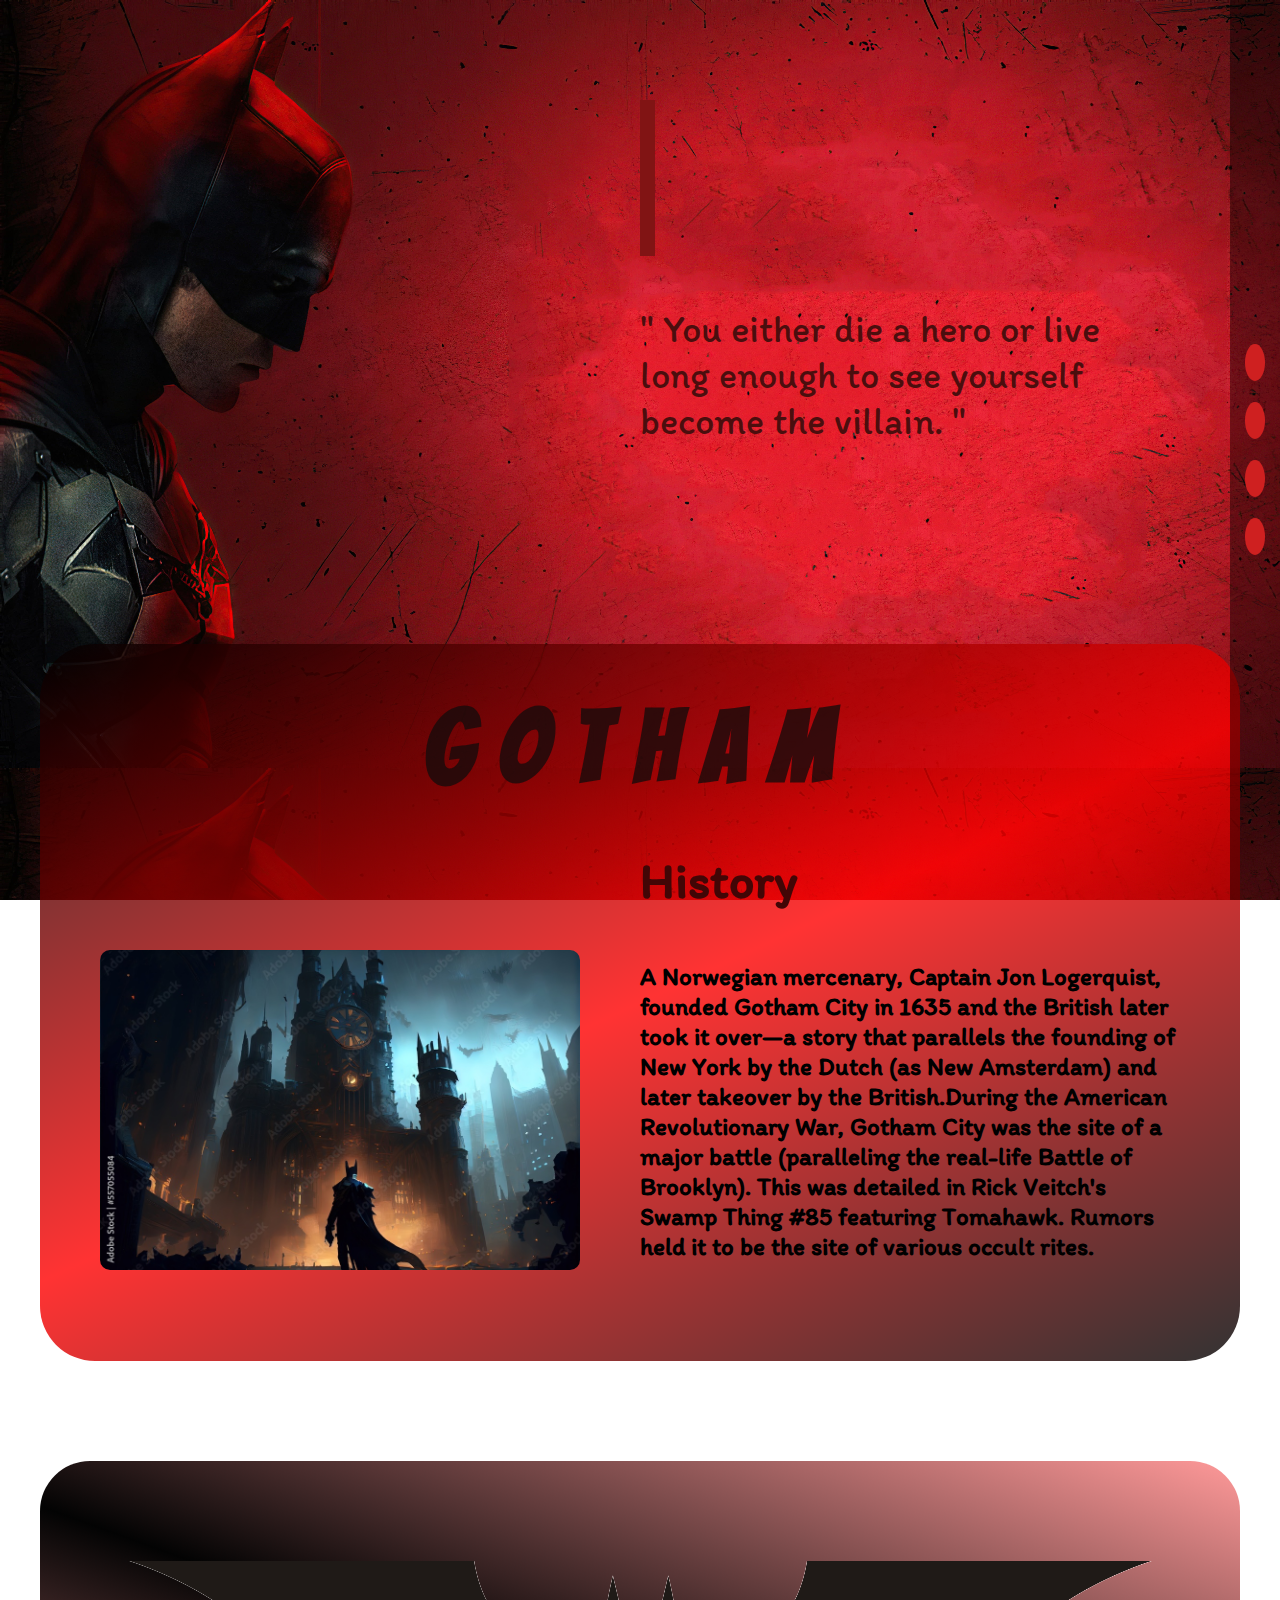
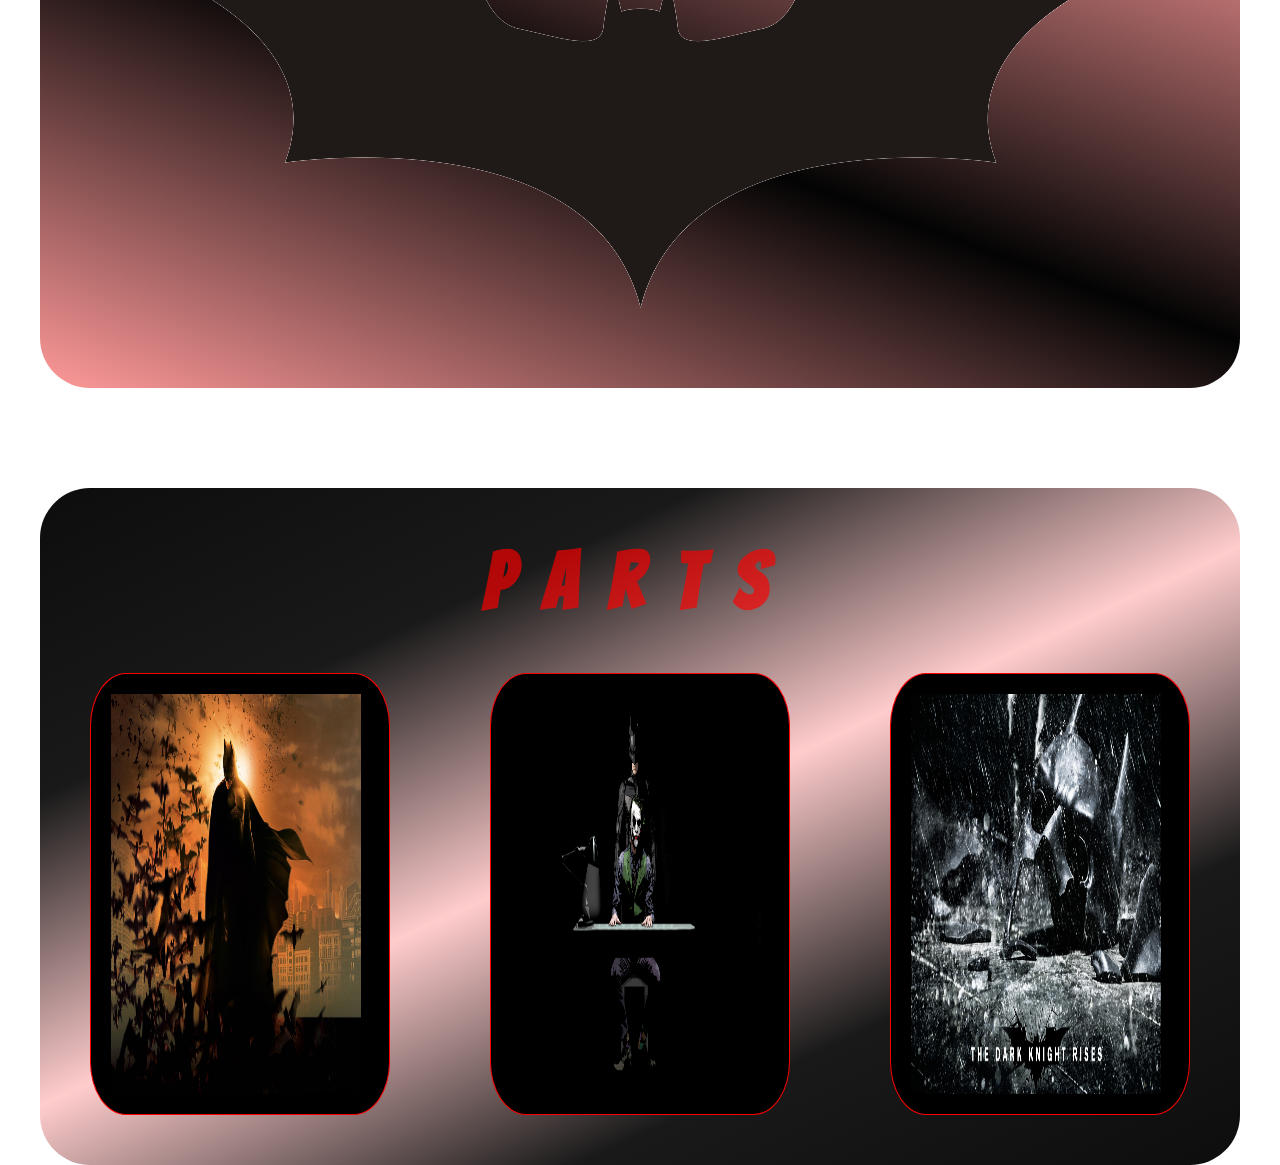
<file: Batman/index.html>
<!DOCTYPE html>
<html lang="en">

<head>
    <meta charset="UTF-8">
    <meta http-equiv="X-UA-Compatible" content="IE=edge">
    <meta name="viewport" content="width=device-width, initial-scale=1.0">
    <link rel="stylesheet" href="css/style.css">
    <link rel="stylesheet" href="https://cdnjs.cloudflare.com/ajax/libs/font-awesome/6.2.1/css/all.min.css"
        integrity="sha512-MV7K8+y+gLIBoVD59lQIYicR65iaqukzvf/nwasF0nqhPay5w/9lJmVM2hMDcnK1OnMGCdVK+iQrJ7lzPJQd1w=="
        crossorigin="anonymous" referrerpolicy="no-referrer" />
    <title>Batman</title>
</head>

<body>
    <div id="home" class="sec-one">
        <div class="container row">
            <div class="col-9 row ">
                <div class="col-50"></div>
                <div class="col-50 btmn">
                    <h3 class="typed-out">I'm Batman</h3>
                    <p>" You either die a hero or live long enough to see yourself become the villain. "</p>
                </div>
            </div>
            <div class="home col-1">
                <div class="navbar">
                    <ul class="row ali-center ">
                        <li><a class="box" href="#home"><i class="fa-solid fa-house"></i></a></li>
                        <li><a class="box" href="#address"><i class="fa-solid fa-address-card"></i></a></li>
                        <li><a class="box" href="#"><i class="fa-solid fa-laptop"></i></a></li>
                        <li><a class="box" href="#"><i class="fa-regular fa-address-card"></i></a></li>
                    </ul>
                </div>
            </div>
        </div>
    </div>
    <div id="address" class="sec-two container">
        <div class="sec-tow-intro">
            <h5>Gotham</h5>
        </div>
        <!-- <img src="imgs/batman2.jpg" alt=""> -->
        <div class="row gotham">
            <div class="col-50 ">
                <img src="imgs/gotham.jpg" alt="">
            </div>
            <div class="col-50">
                <h5>History</h5>
                <p>A Norwegian mercenary, Captain Jon Logerquist, founded Gotham City in 1635 and the British later took
                    it over—a story that parallels the founding of New York by the Dutch (as New Amsterdam) and later
                    takeover by the British.During the American Revolutionary War, Gotham City was the site of a
                    major battle (paralleling the real-life Battle of Brooklyn). This was detailed in Rick Veitch's
                    Swamp Thing #85 featuring Tomahawk. Rumors held it to be the site of various occult rites.</p>
            </div>
        </div>
    </div>
    <div class="bat-box container">
        <img src="imgs/bat.png" alt="">
    </div>
    <div class="sec-three">  
        <div class="container bg">
            <h4>Parts</h4>
            <div class="row justify">
                <div class="col-4">
                    <div class="cart">
                        <!-- <div class="img-box">
                            <img src="imgs/batman-begins.jpg" alt="#">
                        </div>
                        <div class="content">
                            <h5>Batman Begins</h5>
                            <p>After witnessing his parents' death, Bruce learns the art of fighting to confront
                                injustice. When he returns to Gotham as Batman, he must stop a secret society that
                                intends to destroy the city.</p>
                        </div> -->
                        <div class="book">
                            <p> <span>Batman Begins</span> <br> After witnessing his parents' death, Bruce learns the art of fighting to confront
                                injustice. When he returns to Gotham as Batman, he must stop a secret society that
                                intends to destroy the city.</p>
                            <div class="cover">
                            <img src="imgs/batman-begins.jpg" alt="#">
                            </div>
                        </div>
                    </div>
                </div>
                <div class="col-4">
                    <div class="cart">
                        <!-- <div class="img-box">
                            <img src="imgs/the-dark-knight-2.jpg" alt="#">
                        </div>
                        <div class="content">
                            <h5>The Dark Knight</h5>
                            <p>After Gordon, Dent and Batman begin an assault on Gotham's organised crime, the mobs hire
                                the Joker, a psychopathic criminal mastermind who offers to kill Batman and bring the
                                city to its knees.</p>
                        </div> -->
                        <div class="book">
                            <p> <span>The Dark Knight</span> <br> After Gordon, Dent and Batman begin an assault on Gotham's organised crime, the mobs hire
                                the Joker, a psychopathic criminal mastermind who offers to kill Batman and bring the
                                city to its knees.</p>
                            <div class="cover">
                            <img src="imgs/the-dark-knight-2.jpg" alt="#">
                            </div>
                        </div>
                    </div>
                </div>
                <div class="col-4">
                    <div class="cart">
                        <!-- <div class="img-box">
                            <img src="imgs/the-dark-knight-rises.jpg" alt="#">
                        </div>
                        <div class="content">
                            <h5>The Dark Knight Rises</h5>
                            <p>Bane, an imposing terrorist, attacks Gotham City and disrupts its eight-year-long
                                straight period of peace. This forces Bruce Wayne to come out of hiding and don the cape
                                and cowl of Batman again. </p>
                        </div> -->
                        <div class="book">
                            <p> <span>The Dark Knight Rises</span> <br> Bane, an imposing terrorist, attacks Gotham City and disrupts its eight-year-long
                                straight period of peace. This forces Bruce Wayne to come out of hiding and don the cape
                                and cowl of Batman again. </p>
                            <div class="cover">
                                <img src="imgs/the-dark-knight-rises.jpg" alt="">
                            </div>
                        </div>
                    </div>
                </div>
            </div>
        </div>
    </div>

    <script src="app.js"></script>
</body>

</html>
</file>
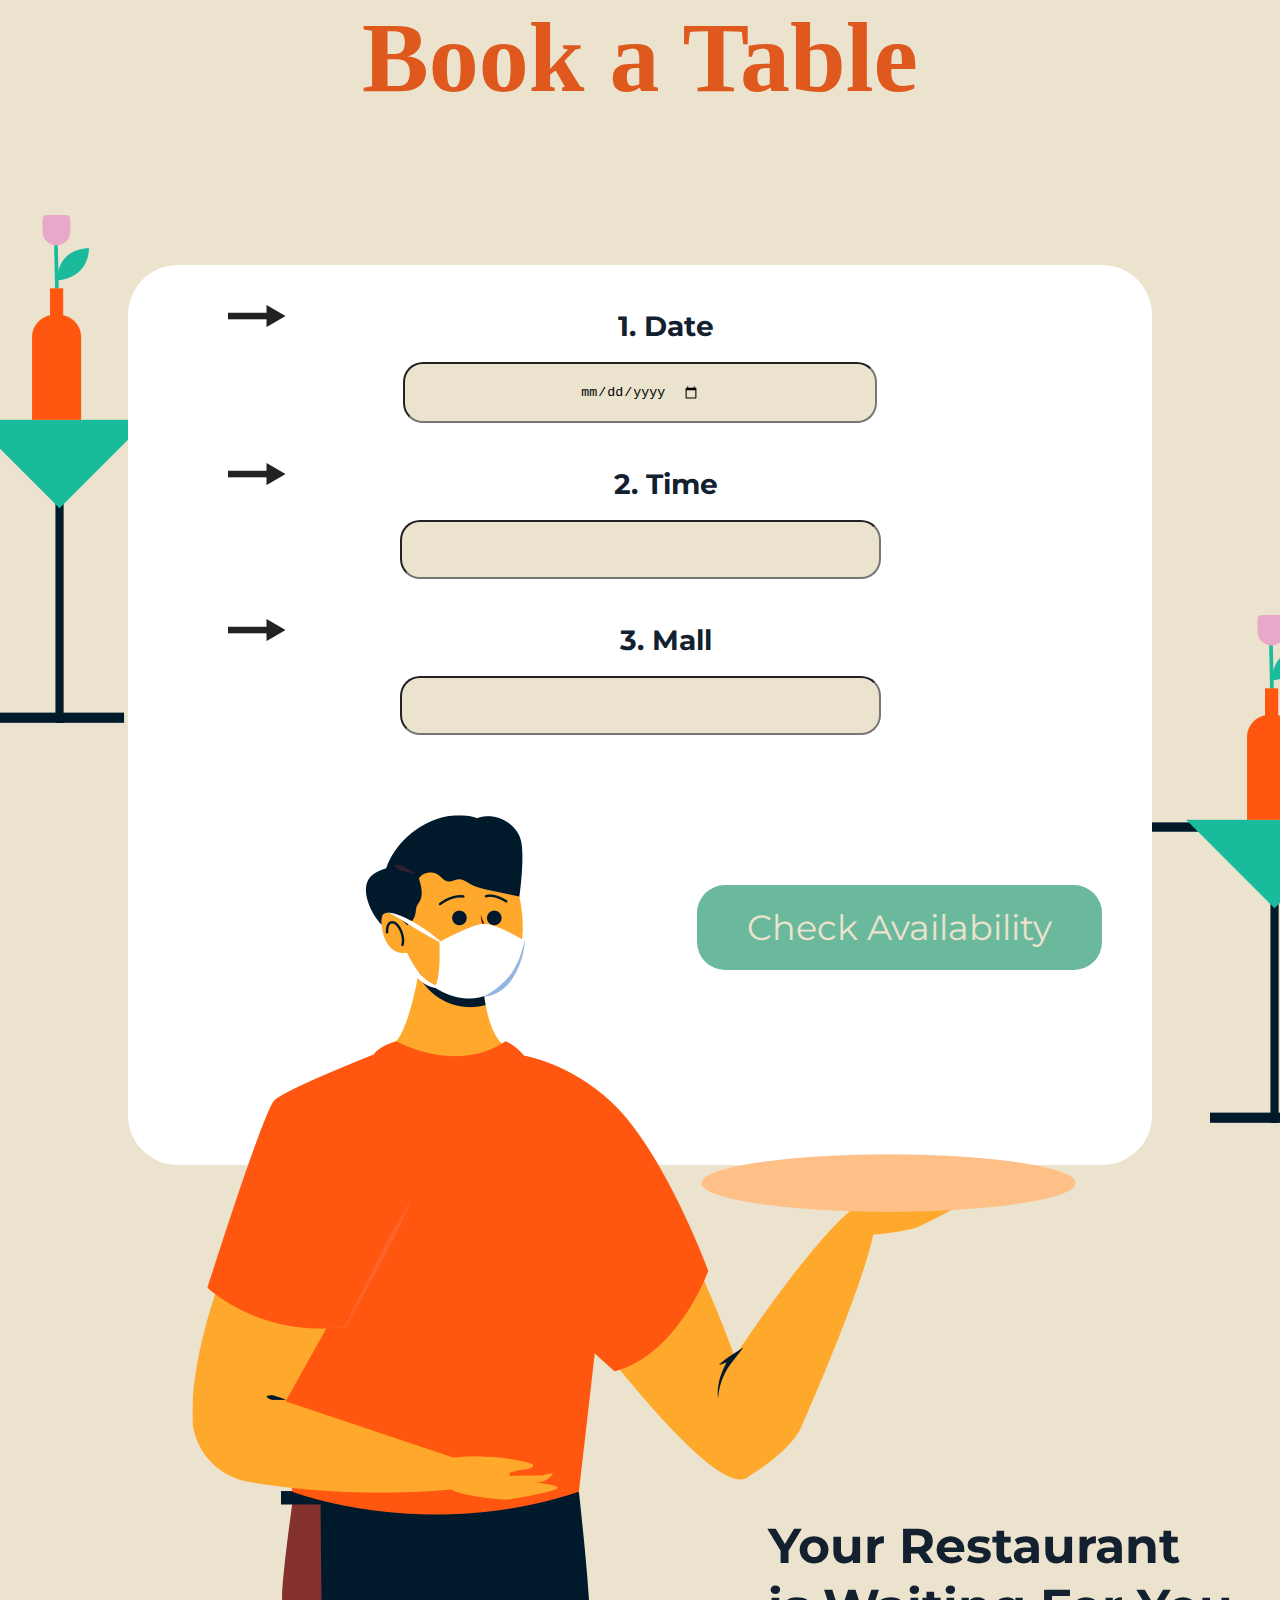
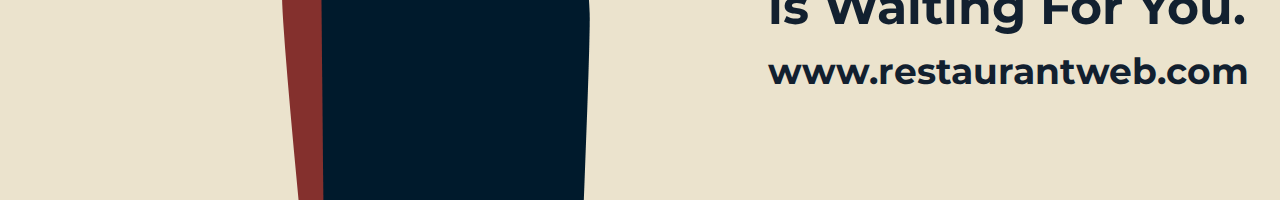
<file: BookTable/booking.html>
<!DOCTYPE html>
<html lang="en">

<head>
    <meta charset="UTF-8">
    <meta http-equiv="X-UA-Compatible" content="IE=edge">
    <meta name="viewport" content="width=device-width, initial-scale=1.0">
    <title>BOOK A TABLE</title>
    <link rel="stylesheet" href="booking.css">
</head>

<body>
    <div class="sec-one">
        <div class="heading">
            <h4>Book a Table</h4>
        </div>
        <div class="content">
            <div class="form">
                <div class="headline">
                    <div class="title">
                        <div class="col-20"><img class="arrow" src="img/Arrow 1.png" alt=""></div>
                        <div class="col-80 title-data">
                            <h5>1. Date</h5>
                        </div>
                    </div>
                    <div class="inputdata">
                        <div class="data">
                            <input class="date" type="date">
                        </div>
                    </div>
                </div>
                <div class="headline">
                    <div class="title">
                        <div class="col-20"><img class="arrow" src="img/Arrow 1.png" alt=""></div>
                        <div class="col-80 title-data">
                            <h5>2. Time</h5>
                        </div>
                    </div>
                    <div class="inputdata">
                        <div class="data">
                            <input class="text" type="text">
                        </div>
                    </div>
                </div>
                <div class="headline">
                    <div class="title">
                        <div class="col-20"><img class="arrow" src="img/Arrow 1.png" alt=""></div>
                        <div class="col-80 title-data">
                            <h5>3. Mall</h5>
                        </div>
                    </div>
                    <div class="inputdata">
                        <div class="data">
                            <input class="text" type="text">
                        </div>
                    </div>
                </div>
                <div class="btn">
                    <button>Check Availability</button>
                </div>
            </div>
            <div class="table">
                <img id="tbl1" src="img/Table 1.png" alt="">
                <img id="tbl2" src="img/Table 1.png" alt="">
            </div>
            <div class="man">
                <img src="img/Ilustration.png" alt="">
            </div>
            <div class="footer">
               <div class="foot-data">
                <h5>Your Restaurant <br> is Waiting For You.</h5>
                <p>www.restaurantweb.com</p>
               </div>
            </div>
        </div>

    </div>
</body>

</html>
</file>
<file: Batman/css/style.css>
@import url('https://fonts.googleapis.com/css2?family=Bangers&display=swap');
@import url('https://fonts.googleapis.com/css2?family=Itim&display=swap');

@import url(animation.css);

/* @import url(flame.css); */
* {
    margin: 0;
    padding: 0;
    box-sizing: border-box;
}

body {
    background-image: url(../imgs/batman.jpg);
    background-attachment: fixed;
    /* overflow: hidden; */
}

html {
    scroll-behavior: smooth;
}

ul {
    height: 100vh;
}

ul li {
    list-style: none;
    margin: 20px;
    display: inline-block;
}

a {
    text-decoration: none;
}

.row {
    display: flex;
}


.justify {
    justify-content: space-around;
}

.col-1 {
    width: 50px;
}

.col-9 {
    width: 100%;
}

.col-50 {
    width: 50%;
}

.col-4 {
    width: 25%;
}

.container {
    width: 1200px;
    margin: 0 auto;
}

.navbar ul li a i {
    color: black;
}

.navbar ul li a i:hover {
    color: red;
}

.btmn h3 {
    margin: 100px 0 0 0;
    padding: 50px 0 0 0;
    font-size: 100px;
    font-family: 'Bangers';
    font-weight: 900;
    color: rgb(75, 14, 14);
}

.btmn p {
    margin: 50px 0 100px 0;
    padding: 0 0 100px 0;
    font-size: 38px;
    width: 80%;
    font-weight: 400;
    font-family: 'Itim';
    color: rgb(75, 14, 14);
}

.btmn img {
    text-align: center;
    width: 200px;
    margin-top: 50px;
}

.ali-center {
    flex-direction: column;
    align-items: center;
    justify-content: center;
}

.navbar a {
    color: white;
}

.box {
    margin: 5px 5px 5px 5px;
    padding: 10px;
    background-color: rgb(207, 32, 32);
    border-radius: 50%;
    transition: all 2s;
}

.box:hover {
    margin: 5px 5px 5px 5px;
    padding: 10px;
    background-color: rgb(0, 0, 0);
    border-radius: 50%;
}

.home {
    background-color: rgba(0, 0, 0, 0.425);
    position: fixed;
    right: 0;
}

.home-bg {
    width: 100%;
    height: 95%;
}

.sec-two {
    overflow: hidden;
    background: linear-gradient(155deg, rgba(0, 0, 0, 0.80), rgba(255, 0, 0, 0.80),rgba(0, 0, 0, 0.80));
    padding: 0 0 50px 0;
    border-radius: 55px;
}

.typed-out {
    overflow: hidden;
    border-right: .15em solid rgb(129, 20, 20);
    font-size: 1.5rem;
    width: 0;
    white-space: nowrap;
    animation: typing 2.5s steps(10, end) forwards,
        blink .8s infinite;
}

.btmn {
    display: inline-block;
}

.sec-tow-intro h5 {
    font-size: 100px;
    padding: 50px;
    letter-spacing: 25px;
    color: rgba(22, 11, 11, 0.8);
    text-align: center;
    font-family: 'Bangers';
}

.gotham h5 {
    font-size: 50px;
    color: rgb(66, 6, 6);
    font-family: 'Itim';
}

.gotham p {
    margin: 50px 0 50px 0;
    font-size: 25px;
    width: 90%;
    color: rgb(0, 0, 0);
    font-family: 'Itim';
}

.gotham img {
    width: 80%;
    display: block;
    margin: 100px auto 0 auto;
    border-radius: 10px;
}

.bat-box img {
    display: block;
    margin: 100px auto;
    padding: 100px 0 80px 0;
}

.bat-box {
    background: linear-gradient(20deg, rgba(255, 0, 0, .40), rgba(0, 0, 0, 0.99), rgba(255, 0, 0, .40));
    border-radius: 50px;
}

.sec-three {
    height: 600px;
}

.bg {
    background: linear-gradient(155deg, rgba(0, 0, 0, 0.95), rgba(0, 0, 0, 0.9), rgba(255, 0, 0, .20), rgba(0, 0, 0, 0.9), rgba(0, 0, 0, 0.95));
    border-radius: 50px;
}

.sec-three h4 {
    padding: 50px 0 0 0;
    text-align: center;
    font-size: 80px;
    font-family: 'Bangers';
    letter-spacing: 30px;
    color: rgba(255, 0, 0, 0.671);
}

.img-box img {
    width: 100%;
    height: 25vh;
    border: 1px solid rgba(255, 0, 0, 0.295);
}

.cart:hover {
    /* animation: shake 0.82s cubic-bezier(.36, .07, .19, .97) both; */
    transform: translate3d(0, 0, 0);
    backface-visibility: hidden;
    perspective: 1000px;
}

.cart {
    transition: all 1.5s;
    border-radius: 12%;
    padding: 20px;
    background-color: rgb(0, 0, 0);
    margin: 50px 0 50px 0;
    color: rgb(192, 0, 0);
    border: 1px solid red;
    font-family: 'Itim';
}

.content h5 {
    font-size: 24px;
    margin: 20px 0 10px 0;
    font-family: 'Itim';
}

.content p {
    margin: 20px 0 10px 0;
    font-size: 18px;
    font-family: 'Itim';
}

.sec-four button {
    /* height: 600px; */
    /* padding: 200px; */
    margin: 200px;
}

.joker {
    /* visibility: hidden; */
    display: none;
    /* opacity: 0; */
}

.s-4 {
    position: relative;
    display: flex;
    justify-content: center;
    align-items: center;
}

button:hover {
    color: red;
}

button:hover .joker {
    /* visibility: visible; */
    /* opacity: 1; */
    display: block;
    /* position: absolute; */
}




/************ batman hover book ********** */

.book {
    position: relative;
    border-radius: 10px;
    width: 250px;
    height: 400px;
    background-color: rgb(39, 34, 34);
    -webkit-box-shadow: 1px 1px 12px #000;
    box-shadow: 1px 1px 12px #000;
    -webkit-transform: preserve-3d;
    -ms-transform: preserve-3d;
    transform: preserve-3d;
    -webkit-perspective: 2000px;
    perspective: 2000px;
    display: -webkit-box;
    display: -ms-flexbox;
    display: flex;
    -webkit-box-align: center;
    -ms-flex-align: center;
    align-items: center;
    -webkit-box-pack: center;
    -ms-flex-pack: center;
    justify-content: center;
    color: #000;
}

.cover {
    top: 0;
    position: absolute;
    background-color: rgb(92, 92, 92);
    width: 100%;
    height: 100%;
    border-radius: 10px;
    cursor: pointer;
    -webkit-transition: all 2.5s;
    transition: all 2.5s;
    -webkit-transform-origin: 0;
    -ms-transform-origin: 0;
    transform-origin: 0;
    -webkit-box-shadow: 1px 1px 12px #000;
    box-shadow: 1px 1px 12px #000;
    display: -webkit-box;
    display: -ms-flexbox;
    display: flex;
    -webkit-box-align: center;
    -ms-flex-align: center;
    align-items: center;
    -webkit-box-pack: center;
    -ms-flex-pack: center;
    justify-content: center;
}

.book:hover .cover {
    -webkit-transition: all 2.5s;
    transition: all 2.5s;
    -webkit-transform: rotatey(-105deg);
    -ms-transform: rotatey(-105deg);
    transform: rotatey(-105deg);
}

p {
    color: rgb(255, 0, 0);
    font-size: 20px;
    width: 90%;
    margin: 0 auto;
    font-weight: bolder;
}
.book p span{
    color: rgb(0, 0, 0);
    font-size: 35px;
    /* width: 90%; */
    /* margin: 0 auto; */
    font-weight: bolder;
}
.cover img {
    width: 100%;
    height: 100%;
}
</file>
<file: BookTable/booking.css>
@import url('https://fonts.googleapis.com/css2?family=Montserrat&display=swap');

* {
    margin: 0;
    padding: 0;
    box-sizing: border-box;
}

.sec-one {
    /* height: 900px; */
    min-height: 1800px;
    background-color: #ebe3cd;
    overflow: hidden;
}


.col-20 {
    width: 20%;
}

.col-80 {
    width: 65%;
}

.heading h4 {
    font-size: 100px;
    color: #df581e;
    font-weight: 900;
    /* font-family: "Playfair Display"; */
    text-align: center;
}

.content {
    position: relative;
}

.table {
    position: absolute;
    z-index: 3;
}

#tbl1 {
    position: relative;
    left: -250px;
    top: 100px;
}

#tbl2 {
    position: relative;
    right: -350px;
    top: 500px;
}

.form {
    position: absolute;
    height: 900px;
    width: 80%;
    background-color: #fff;
    border-radius: 50px;
    z-index: 5;
    left: 10%;
    top: 150px;
}

.man {
    position: absolute;
    z-index: 7;
    top: 700px;
    left: 15%;
}
.footer{
    position: relative;
    left:60%;
    top: 1400PX;
}

.inputdata {
    text-align: center;
}

.arrow {
    margin: 0 0 0 100px;
}

.data input {
    /* p    adding: 20px 150px; */
    border-radius: 20px;
    background-color: #ebe3cd;
}
.date{
    padding: 20px 175px;
}
.text{
    padding: 20px 150px;
}
.data-title {
    font-size: 40px;
}

.title {
    display: flex;
    margin: 40px 0 15px 0;
}

.title-data {
    font-size: 34px;
    line-height: 42px;
    color: #12202f;
    font-weight: 700;
    font-family: "Montserrat";
    text-align: center;
}

.btn {
    text-align: right;
    margin: 150px 50px 0 0;
}

button {
    border: none;
    background-color: #6bb99c;  
    border-radius: 28px;
    padding: 20px 50px;
    font-size: 35px;
    /* font-size: 29px; */
    line-height: 45px;
    color: #ebe3cd;
    font-weight: 400;
    font-family: "Montserrat";
    text-align: center;
}

.footer h5{
    font-size: 49px;
    line-height: 61px;
    color: #12202f;
    font-weight: 700;
    font-family: "Montserrat";
}
.footer p{
    font-size: 36px;
    letter-spacing: 0px;
    line-height: 69px;
    color: #12202f;
    font-weight: 700;
    font-family: "Montserrat";
}
</file>
